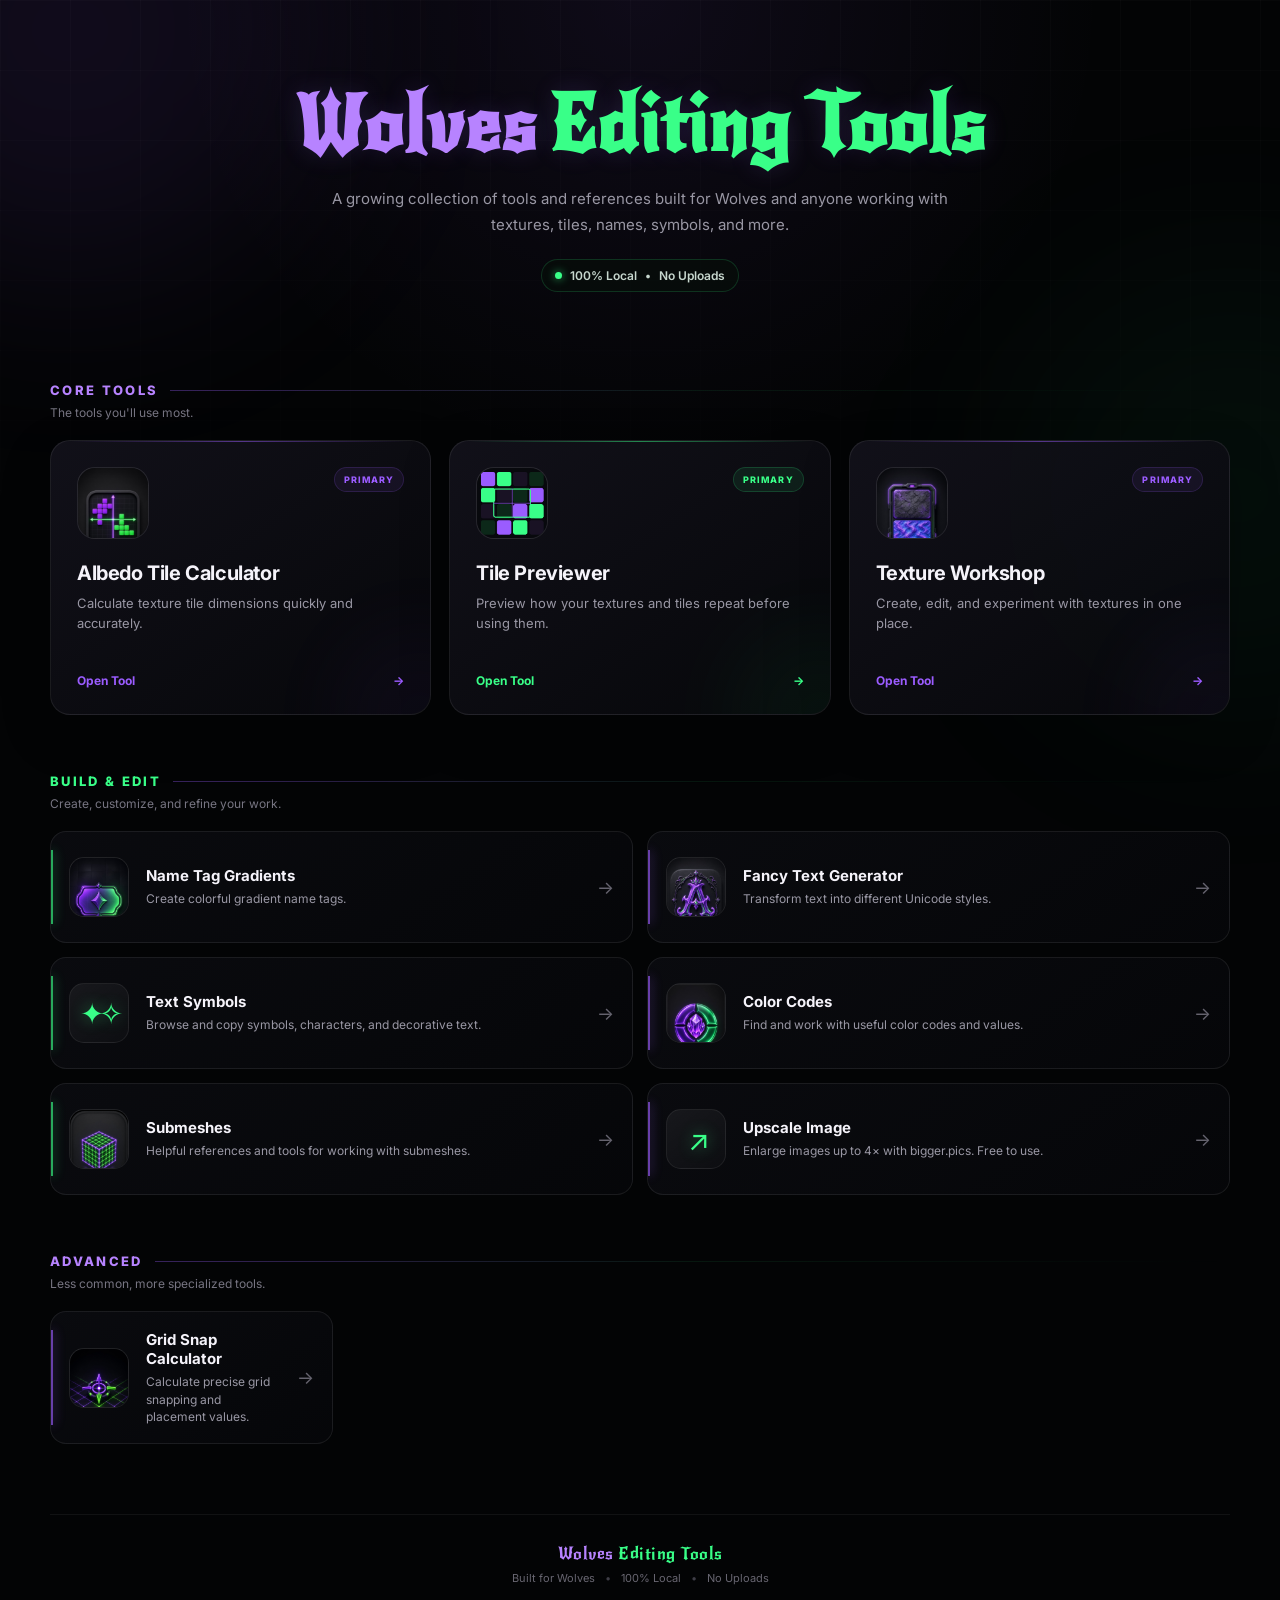
<file: index.html>
<html>
<html lang="en">
<head>
    <meta charset="UTF-8">
    <meta name="viewport" content="width=device-width, initial-scale=1.0">
    <title>Wolves Editing Tools</title>
    <meta name="description" content="Texture tools, tile previews, text utilities, and image upscaling for Wolves.">

    <link rel="icon" href="https://images.guns.lol/16f3e8100b90f74a02cab427aa3aca5b31ff33c5/XqyQY34lHkFWU.png">
    <link rel="preconnect" href="https://fonts.googleapis.com">
    <link rel="preconnect" href="https://fonts.gstatic.com" crossorigin>
    <link href="https://fonts.googleapis.com/css2?family=Inter:wght@400;500;600;700;800&family=New+Rocker&display=swap" rel="stylesheet">

    <style>
        :root {
            --purple: #9b5cff;
            --purple-bright: #b783ff;
            --green: #39ff88;
            --black: #030405;
            --white: #f5f3fa;
            --muted: #9997a4;
            --border: rgba(255,255,255,.08);
            --radius: 20px;
        }

        * { box-sizing: border-box; }

        html { scroll-behavior: smooth; }

        body {
            margin: 0;
            min-height: 100vh;
            background: var(--black);
            color: var(--white);
            font-family: Inter, sans-serif;
            overflow-x: hidden;
        }

        a { color: inherit; text-decoration: none; }
        button, input { font: inherit; }

        .background {
            position: fixed;
            inset: 0;
            z-index: -20;
            pointer-events: none;
            background:
                radial-gradient(circle at 50% 0%, rgba(155,92,255,.08), transparent 42%),
                #030405;
        }

        /* Existing stationary wolf background — original colors retained */
        .wolf-background {
            position: fixed;
            inset: 0;
            z-index: -10;
            pointer-events: none;
            background-image:
                linear-gradient(
                    to bottom,
                    rgba(3,4,5,.34),
                    rgba(3,4,5,.70) 55%,
                    rgba(3,4,5,.97) 100%
                ),
                url("https://images.guns.lol/16f3e8100b90f74a02cab427aa3aca5b31ff33c5/XqyQY34lHkFWU.png");
            background-repeat: no-repeat;
            background-position: center, center 25px;
            background-size: cover, min(900px, 78vw);
            opacity: .35;
            filter: contrast(1.08) saturate(1.25);
            mix-blend-mode: screen;
        }

        .ambient-purple, .ambient-green {
            position: fixed;
            border-radius: 50%;
            pointer-events: none;
            z-index: -5;
            filter: blur(100px);
        }

        .ambient-purple {
            width: 500px;
            height: 500px;
            top: -220px;
            left: -180px;
            background: rgba(155,92,255,.09);
        }

        .ambient-green {
            width: 450px;
            height: 450px;
            right: -180px;
            top: 30%;
            background: rgba(57,255,136,.045);
        }

        .grid-overlay {
            position: fixed;
            inset: 0;
            z-index: -4;
            pointer-events: none;
            background-image:
                linear-gradient(rgba(255,255,255,.018) 1px, transparent 1px),
                linear-gradient(90deg, rgba(255,255,255,.018) 1px, transparent 1px);
            background-size: 70px 70px;
            mask-image: linear-gradient(to bottom, black, transparent 75%);
        }

        .cursor-glow {
            position: fixed;
            width: 280px;
            height: 280px;
            left: 0;
            top: 0;
            border-radius: 50%;
            pointer-events: none;
            z-index: 1000;
            transform: translate(
                calc(var(--mouse-x, -400px) - 140px),
                calc(var(--mouse-y, -400px) - 140px)
            );
            background: radial-gradient(
                circle,
                rgba(155,92,255,.10) 0%,
                rgba(155,92,255,.035) 32%,
                transparent 72%
            );
            filter: blur(4px);
            transition: transform 70ms linear;
            mix-blend-mode: screen;
        }

        .page {
            width: min(1180px, calc(100% - 40px));
            margin: 0 auto;
            padding: 72px 0 40px;
        }

        .hero {
            position: relative;
            text-align: center;
            padding: 18px 20px 70px;
        }

        .brand {
            margin: 0;
            display: flex;
            justify-content: center;
            align-items: baseline;
            flex-wrap: wrap;
            gap: 12px;
            font-family: "New Rocker", cursive;
            font-size: clamp(42px, 7vw, 76px);
            line-height: .95;
            letter-spacing: 1px;
            text-shadow:
                0 0 25px rgba(155,92,255,.16),
                0 0 45px rgba(57,255,136,.05);
        }

        .brand-wolves, .footer-purple { color: var(--purple-bright); }
        .brand-tools, .footer-green { color: var(--green); }

        .hero-description {
            max-width: 650px;
            margin: 24px auto 22px;
            color: var(--muted);
            font-size: 15px;
            line-height: 1.7;
        }

        .local-status {
            display: inline-flex;
            align-items: center;
            gap: 8px;
            padding: 8px 13px;
            border: 1px solid rgba(57,255,136,.16);
            border-radius: 999px;
            background: rgba(8,15,11,.62);
            color: #c7d7ce;
            font-size: 12px;
            font-weight: 600;
        }

        .local-dot {
            width: 7px;
            height: 7px;
            border-radius: 50%;
            background: var(--green);
            box-shadow: 0 0 8px rgba(57,255,136,.7);
        }

        .section { margin-top: 20px; }
        .section + .section { margin-top: 58px; }
        .section-heading { margin-bottom: 20px; }

        .section-title {
            margin: 0;
            font-size: 13px;
            font-weight: 800;
            letter-spacing: .18em;
            text-transform: uppercase;
            display: flex;
            align-items: center;
            gap: 12px;
        }

        .section-title::after {
            content: "";
            flex: 1;
            height: 1px;
            background: linear-gradient(
                90deg,
                rgba(155,92,255,.35),
                rgba(57,255,136,.08),
                transparent
            );
        }

        .section-title .purple { color: var(--purple-bright); }
        .section-title .green { color: var(--green); }

        .section-subtitle {
            margin: 7px 0 0;
            color: #777582;
            font-size: 12px;
        }

        .core-grid {
            display: grid;
            grid-template-columns: repeat(3, 1fr);
            gap: 18px;
        }

        .core-card {
            position: relative;
            min-height: 275px;
            padding: 26px;
            display: flex;
            flex-direction: column;
            justify-content: space-between;
            overflow: hidden;
            border: 1px solid var(--border);
            border-radius: var(--radius);
            background: linear-gradient(145deg, rgba(20,19,29,.86), rgba(7,8,11,.88));
            box-shadow: 0 18px 50px rgba(0,0,0,.24);
            transition: transform 220ms ease, border-color 220ms ease, box-shadow 220ms ease;
        }

        .core-card::before {
            content: "";
            position: absolute;
            top: 0;
            left: 20px;
            right: 20px;
            height: 1px;
            background: linear-gradient(90deg, transparent, var(--accent), transparent);
            opacity: .5;
        }

        .core-card::after {
            content: "";
            position: absolute;
            width: 180px;
            height: 180px;
            right: -80px;
            bottom: -90px;
            border-radius: 50%;
            background: var(--accent);
            opacity: .045;
            filter: blur(40px);
            pointer-events: none;
            transition: opacity 220ms ease;
        }

        .core-card:hover {
            transform: translateY(-6px);
            border-color: color-mix(in srgb, var(--accent) 35%, rgba(255,255,255,.12));
            box-shadow: 0 20px 55px rgba(0,0,0,.34), 0 0 35px color-mix(in srgb, var(--accent) 9%, transparent);
        }

        .core-card:hover::after { opacity: .09; }
        .accent-purple { --accent: var(--purple); }
        .accent-green { --accent: var(--green); }

        .card-top {
            display: flex;
            justify-content: space-between;
            align-items: flex-start;
        }

        .tool-icon {
            width: 72px;
            height: 72px;
            display: grid;
            place-items: center;
            flex-shrink: 0;
            border-radius: 18px;
            background: linear-gradient(145deg, rgba(255,255,255,.06), rgba(255,255,255,.018));
            border: 1px solid rgba(255,255,255,.07);
            overflow: hidden;
        }

        .tool-icon img {
            width: 100%;
            height: 100%;
            object-fit: cover;
        }

        .symbols-icon {
            font-size: 29px;
            letter-spacing: -5px;
            color: var(--green);
            text-shadow: 0 0 16px rgba(57,255,136,.45);
        }

        .primary-label {
            padding: 6px 9px;
            border-radius: 999px;
            font-size: 9px;
            font-weight: 800;
            letter-spacing: .12em;
            text-transform: uppercase;
            color: var(--accent);
            background: color-mix(in srgb, var(--accent) 8%, transparent);
            border: 1px solid color-mix(in srgb, var(--accent) 17%, transparent);
        }

        .core-card h3 {
            margin: 22px 0 8px;
            font-size: 20px;
            font-weight: 700;
            letter-spacing: -.02em;
        }

        .core-card p {
            margin: 0;
            color: var(--muted);
            font-size: 13px;
            line-height: 1.55;
        }

        .open-tool {
            margin-top: 22px;
            display: flex;
            align-items: center;
            justify-content: space-between;
            color: var(--accent);
            font-size: 12px;
            font-weight: 700;
        }

        .arrow { transition: transform 180ms ease; }
        .core-card:hover .arrow { transform: translateX(5px); }

        .tools-grid {
            display: grid;
            grid-template-columns: repeat(2, 1fr);
            gap: 14px;
        }

        .tool-card {
            position: relative;
            min-height: 112px;
            padding: 18px;
            display: flex;
            align-items: center;
            gap: 17px;
            border: 1px solid var(--border);
            border-radius: 16px;
            background: linear-gradient(145deg, rgba(12,13,18,.82), rgba(6,7,10,.88));
            transition: transform 200ms ease, border-color 200ms ease, background 200ms ease, box-shadow 200ms ease;
            overflow: hidden;
        }

        .tool-card::before {
            content: "";
            position: absolute;
            left: 0;
            top: 18px;
            bottom: 18px;
            width: 2px;
            background: var(--accent);
            box-shadow: 0 0 12px var(--accent);
            opacity: .65;
        }

        .tool-card:hover {
            transform: translateY(-3px);
            border-color: color-mix(in srgb, var(--accent) 25%, rgba(255,255,255,.08));
            background: linear-gradient(145deg, rgba(17,18,24,.92), rgba(7,8,11,.94));
            box-shadow: 0 12px 35px rgba(0,0,0,.25), 0 0 24px color-mix(in srgb, var(--accent) 5%, transparent);
        }

        .tool-card .tool-icon {
            flex: 0 0 60px;
            width: 60px;
            height: 60px;
            border-radius: 15px;
        }

        .tool-info { min-width: 0; flex: 1; }

        .tool-info h3 {
            margin: 0 0 5px;
            font-size: 15px;
            font-weight: 700;
        }

        .tool-info p {
            margin: 0;
            color: var(--muted);
            font-size: 12px;
            line-height: 1.45;
        }

        .tool-arrow {
            color: #65636e;
            font-size: 18px;
            transition: color 180ms ease, transform 180ms ease;
        }

        .tool-card:hover .tool-arrow {
            color: var(--accent);
            transform: translateX(3px);
        }

        /* Upscaler card button uses the same styling as other tools */
        .upscale-card {
            width: 100%;
            color: inherit;
            text-align: left;
            font: inherit;
            cursor: pointer;
        }

        .upscale-card:focus-visible,
        .tool-card:focus-visible,
        .core-card:focus-visible {
            outline: 2px solid var(--green);
            outline-offset: 4px;
        }

        .advanced-card { max-width: 580px; }

        footer {
            margin-top: 70px;
            padding: 28px 0 8px;
            border-top: 1px solid rgba(255,255,255,.06);
            text-align: center;
        }

        .footer-brand {
            margin-bottom: 7px;
            font-family: "New Rocker", cursive;
            font-size: 17px;
            letter-spacing: .5px;
        }

        .footer-text {
            color: #686671;
            font-size: 11px;
        }

        .footer-divider {
            display: inline-block;
            margin: 0 7px;
            color: #3e3d46;
        }

        /* Bigger.pics image picker and result preview */
        .upscale-overlay {
            position: fixed;
            inset: 0;
            z-index: 2000;
            display: grid;
            place-items: center;
            padding: 18px;
            background: rgba(0,0,0,.84);
            backdrop-filter: blur(12px);
        }

        .upscale-overlay[hidden],
        #upscaleResult[hidden] {
            display: none !important;
        }

        .upscale-panel {
            position: relative;
            width: min(560px, 100%);
            max-height: 90vh;
            overflow-y: auto;
            padding: 28px;
            border: 1px solid rgba(155,92,255,.35);
            border-radius: 20px;
            background: #0b0b11;
            box-shadow: 0 0 45px rgba(155,92,255,.13);
        }

        .upscale-panel h2 {
            margin: 0 36px 10px 0;
            color: var(--purple-bright);
            font-size: 25px;
        }

        .upscale-panel h3 {
            margin-top: 24px;
            color: var(--green);
        }

        .upscale-muted {
            color: #aaa6b8;
            font-size: 13px;
            line-height: 1.6;
        }

        .upscale-close {
            position: absolute;
            top: 12px;
            right: 15px;
            border: 0;
            background: transparent;
            color: #fff;
            font-size: 30px;
            cursor: pointer;
        }

        .upscale-file-label {
            display: block;
            margin: 20px 0 8px;
            color: var(--green);
            font-weight: 700;
        }

        #upscaleFile {
            display: block;
            width: 100%;
            padding: 12px;
            border: 1px solid #34303f;
            border-radius: 10px;
            background: #111117;
            color: #fff;
        }

        .upscale-action {
            display: block;
            width: 100%;
            margin-top: 16px;
            padding: 13px 16px;
            border: 1px solid rgba(155,92,255,.45);
            border-radius: 11px;
            background: linear-gradient(100deg, #7440bd, #49307a);
            color: #fff;
            text-align: center;
            font: inherit;
            font-weight: 700;
            text-decoration: none;
            cursor: pointer;
        }

        .upscale-action:hover {
            box-shadow: 0 0 24px rgba(155,92,255,.25);
        }

        .upscale-action:disabled {
            opacity: .45;
            cursor: not-allowed;
        }

        #upscalePreview {
            display: block;
            max-width: 100%;
            max-height: 45vh;
            margin: 14px auto;
            border: 1px solid #302b3d;
            border-radius: 10px;
            object-fit: contain;
        }

        @media (max-width: 850px) {
            .core-grid { grid-template-columns: 1fr; }
            .core-card { min-height: 235px; }
        }

        @media (max-width: 650px) {
            .page {
                width: min(100% - 24px, 1180px);
                padding-top: 45px;
            }

            .hero { padding-bottom: 50px; }
            .brand { font-size: 42px; gap: 6px; }
            .hero-description { font-size: 13px; }
            .tools-grid { grid-template-columns: 1fr; }
            .section + .section { margin-top: 44px; }
            .core-card { padding: 21px; }
            .upscale-panel { padding: 23px 18px; }
        }

        @media (prefers-reduced-motion: reduce) {
            html { scroll-behavior: auto; }

            *,
            *::before,
            *::after {
                transition-duration: .01ms !important;
            }

            .cursor-glow { display: none; }
        }
    </style>
</head>

<body>
    <div class="background"></div>
    <div class="wolf-background"></div>
    <div class="ambient-purple"></div>
    <div class="ambient-green"></div>
    <div class="grid-overlay"></div>
    <div class="cursor-glow"></div>

    <main class="page">
        <header class="hero">
            <h1 class="brand">
                <span class="brand-wolves">Wolves</span>
                <span class="brand-tools">Editing Tools</span>
            </h1>

            <p class="hero-description">
                A growing collection of tools and references built for
                Wolves and anyone working with textures, tiles, names,
                symbols, and more.
            </p>

            <div class="local-status">
                <span class="local-dot"></span>
                100% Local <span>•</span> No Uploads
            </div>
        </header>

        <!-- CORE TOOLS -->
        <section class="section">
            <div class="section-heading">
                <h2 class="section-title"><span class="purple">Core Tools</span></h2>
                <p class="section-subtitle">The tools you'll use most.</p>
            </div>

            <div class="core-grid">
                <a href="albedo.html" class="core-card accent-purple">
                    <div>
                        <div class="card-top">
                            <div class="tool-icon"><img src="icons/tile.jpg" alt=""></div>
                            <span class="primary-label">Primary</span>
                        </div>
                        <h3>Albedo Tile Calculator</h3>
                        <p>Calculate texture tile dimensions quickly and accurately.</p>
                    </div>
                    <div class="open-tool">Open Tool <span class="arrow">→</span></div>
                </a>

                <a href="tilepreview.html" class="core-card accent-green">
                    <div>
                        <div class="card-top">
                            <div class="tool-icon"><img src="icons/tilepreview.jpg" alt=""></div>
                            <span class="primary-label">Primary</span>
                        </div>
                        <h3>Tile Previewer</h3>
                        <p>Preview how your textures and tiles repeat before using them.</p>
                    </div>
                    <div class="open-tool">Open Tool <span class="arrow">→</span></div>
                </a>

                <a href="textures.html" class="core-card accent-purple">
                    <div>
                        <div class="card-top">
                            <div class="tool-icon"><img src="icons/texture.jpg" alt=""></div>
                            <span class="primary-label">Primary</span>
                        </div>
                        <h3>Texture Workshop</h3>
                        <p>Create, edit, and experiment with textures in one place.</p>
                    </div>
                    <div class="open-tool">Open Tool <span class="arrow">→</span></div>
                </a>
            </div>
        </section>

        <!-- BUILD & EDIT -->
        <section class="section">
            <div class="section-heading">
                <h2 class="section-title"><span class="green">Build &amp; Edit</span></h2>
                <p class="section-subtitle">Create, customize, and refine your work.</p>
            </div>

            <div class="tools-grid">
                <a href="nametags.html" class="tool-card accent-green">
                    <div class="tool-icon"><img src="icons/tag.jpg" alt=""></div>
                    <div class="tool-info">
                        <h3>Name Tag Gradients</h3>
                        <p>Create colorful gradient name tags.</p>
                    </div>
                    <span class="tool-arrow">→</span>
                </a>

                <a href="fancy.html" class="tool-card accent-purple">
                    <div class="tool-icon"><img src="icons/fancy.jpg" alt=""></div>
                    <div class="tool-info">
                        <h3>Fancy Text Generator</h3>
                        <p>Transform text into different Unicode styles.</p>
                    </div>
                    <span class="tool-arrow">→</span>
                </a>

                <a href="symbols.html" class="tool-card accent-green">
                    <div class="tool-icon symbols-icon"><span>✦✧</span></div>
                    <div class="tool-info">
                        <h3>Text Symbols</h3>
                        <p>Browse and copy symbols, characters, and decorative text.</p>
                    </div>
                    <span class="tool-arrow">→</span>
                </a>

                <a href="colors.html" class="tool-card accent-purple">
                    <div class="tool-icon"><img src="icons/color.jpg" alt=""></div>
                    <div class="tool-info">
                        <h3>Color Codes</h3>
                        <p>Find and work with useful color codes and values.</p>
                    </div>
                    <span class="tool-arrow">→</span>
                </a>

                <a href="submeshes.html" class="tool-card accent-green">
                    <div class="tool-icon"><img src="icons/mesh.jpg" alt=""></div>
                    <div class="tool-info">
                        <h3>Submeshes</h3>
                        <p>Helpful references and tools for working with submeshes.</p>
                    </div>
                    <span class="tool-arrow">→</span>
                </a>

                <!-- BIGGER.PICS UPSCALER -->
                <button type="button" id="openUpscaler"
                        class="tool-card accent-purple upscale-card">
                    <div class="tool-icon symbols-icon" aria-hidden="true">↗</div>
                    <div class="tool-info">
                        <h3>Upscale Image</h3>
                        <p>Enlarge images up to 4× with bigger.pics. Free to use.</p>
                    </div>
                    <span class="tool-arrow">→</span>
                </button>
            </div>
        </section>

        <!-- ADVANCED -->
        <section class="section">
            <div class="section-heading">
                <h2 class="section-title"><span class="purple">Advanced</span></h2>
                <p class="section-subtitle">Less common, more specialized tools.</p>
            </div>

            <div class="tools-grid advanced-card">
                <a href="gridsnap.html" class="tool-card accent-purple">
                    <div class="tool-icon"><img src="icons/gridsnap.jpg" alt=""></div>
                    <div class="tool-info">
                        <h3>Grid Snap Calculator</h3>
                        <p>Calculate precise grid snapping and placement values.</p>
                    </div>
                    <span class="tool-arrow">→</span>
                </a>
            </div>
        </section>

        <footer>
            <div class="footer-brand">
                <span class="footer-purple">Wolves</span>
                <span class="footer-green">Editing Tools</span>
            </div>
            <div class="footer-text">
                Built for Wolves <span class="footer-divider">•</span>
                100% Local <span class="footer-divider">•</span> No Uploads
            </div>
        </footer>
    </main>

    <!-- BIGGER.PICS PICKER AND RESULT LIGHTBOX -->
    <div id="upscalePanel" class="upscale-overlay" hidden>
        <div class="upscale-panel" role="dialog" aria-modal="true" aria-labelledby="upscaleTitle">
            <button type="button" id="closeUpscaler" class="upscale-close" aria-label="Close">×</button>

            <h2 id="upscaleTitle">Upscale Image</h2>
            <p class="upscale-muted">
                Choose an image, send it to bigger.pics, then return your finished upscale here.
            </p>

            <label class="upscale-file-label" for="upscaleFile">Choose an image</label>
            <input id="upscaleFile" type="file" accept="image/png,image/jpeg,image/webp">

            <p id="upscaleFileName" class="upscale-muted">PNG, JPG or WebP</p>

            <button type="button" id="sendToBiggerPics" class="upscale-action" disabled>
                Open bigger.pics &amp; send image
            </button>

            <p id="upscaleStatus" class="upscale-muted" aria-live="polite">
                Your image is read locally. It is sent to bigger.pics only when you choose to upscale it.
            </p>

            <div id="upscaleResult" hidden>
                <h3>Your upscaled image</h3>
                <p id="upscaleDimensions" class="upscale-muted"></p>
                <img id="upscalePreview" alt="Upscaled image preview">
                <a id="downloadUpscaled" class="upscale-action" download="upscaled-picture.png">
                    Download PNG
                </a>
            </div>
        </div>
    </div>

    <script>
    (() => {
        "use strict";

        const ORIGIN = "https://app.bigger.pics";
        const SITE_NAME = window.location.hostname || "example.com";

        const panel = document.getElementById("upscalePanel");
        const openButton = document.getElementById("openUpscaler");
        const closeButton = document.getElementById("closeUpscaler");
        const fileInput = document.getElementById("upscaleFile");
        const fileName = document.getElementById("upscaleFileName");
        const sendButton = document.getElementById("sendToBiggerPics");
        const status = document.getElementById("upscaleStatus");
        const result = document.getElementById("upscaleResult");
        const preview = document.getElementById("upscalePreview");
        const dimensions = document.getElementById("upscaleDimensions");
        const download = document.getElementById("downloadUpscaled");

        let popup = null;
        let popupReadySource = null;
        let pollId = null;
        let sourceFile = null;
        let imageData = null;
        let popupReady = false;
        let sent = false;
        let contextId = null;
        let resultUrl = null;

        function setStatus(message) {
            status.textContent = message;
        }

        function stopPolling() {
            if (pollId !== null) {
                clearInterval(pollId);
                pollId = null;
            }
        }

        function clearResult() {
            if (resultUrl) {
                URL.revokeObjectURL(resultUrl);
                resultUrl = null;
            }

            preview.removeAttribute("src");
            download.removeAttribute("href");
            result.hidden = true;
        }

        function closePanel() {
            panel.hidden = true;
            stopPolling();

            if (popup && !popup.closed) {
                popup.close();
            }

            popup = null;
            popupReadySource = null;
            popupReady = false;
        }

        function resetSession() {
            stopPolling();
            if (popup && !popup.closed) {
                popup.close();
            }
            popup = null;
            popupReadySource = null;
            popupReady = false;
            imageData = null;
            sent = false;
            resultUrl = null;
        }

        openButton.addEventListener("click", () => {
            panel.hidden = false;
            fileInput.focus();
        });

        closeButton.addEventListener("click", closePanel);

        panel.addEventListener("click", event => {
            if (event.target === panel) closePanel();
        });

        document.addEventListener("keydown", event => {
            if (event.key === "Escape" && !panel.hidden) closePanel();
        });

        fileInput.addEventListener("change", () => {
            sourceFile = fileInput.files[0] || null;
            imageData = null;
            popupReady = false;
            popupReadySource = null;
            sent = false;

            if (popup && !popup.closed) popup.close();
            popup = null;
            stopPolling();
            clearResult();

            sendButton.disabled = !sourceFile;

            if (!sourceFile) {
                fileName.textContent = "PNG, JPG or WebP";
                setStatus("Choose an image to begin.");
                return;
            }

            if (!["image/png", "image/jpeg", "image/webp"].includes(sourceFile.type)) {
                sourceFile = null;
                sendButton.disabled = true;
                fileName.textContent = "PNG, JPG or WebP";
                setStatus("Please choose a PNG, JPG or WebP image.");
                return;
            }

            fileName.textContent = sourceFile.name;
            setStatus("Image selected. Ready to send when you are.");
        });

        function sendIfReady() {
            if (!popup || popup.closed || !popupReadySource || !imageData || !sourceFile || sent) return;

            try {
                popupReadySource.postMessage({
                    type: "bigger-pics-image",
                    url: imageData,
                    name: sourceFile.name || "picture.png",
                    site: SITE_NAME,
                    format: "png",
                    context: contextId
                }, ORIGIN);

                sent = true;
                sendButton.disabled = false;
                setStatus("Image sent! Finish upscaling in the bigger.pics window, then use its Send this back button.");
            } catch (error) {
                setStatus("Could not send the image. Close the popup and try again.");
                sendButton.disabled = false;
            }
        }

        // Open the popup synchronously inside the user's click gesture.
        sendButton.addEventListener("click", () => {
            if (!sourceFile) return;

            if (popup && !popup.closed) {
                setStatus("The bigger.pics window is already open.");
                return;
            }

            clearResult();
            popupReady = false;
            popupReadySource = null;
            sent = false;
            imageData = null;
            contextId = (crypto.randomUUID)
                ? crypto.randomUUID()
                : String(Date.now()) + "-" + Math.random();

            popup = window.open("https://bigger.pics/", "_blank");

            if (!popup) {
                setStatus("Popup blocked. Allow popups for this site and try again.");
                return;
            }

            sendButton.disabled = true;
            setStatus("Preparing your image and waiting for bigger.pics…");

            const reader = new FileReader();

            reader.onload = () => {
                imageData = reader.result;
                sendIfReady();
            };

            reader.onerror = () => {
                setStatus("Could not read that image. Please choose another file.");
                sendButton.disabled = false;
            };

            reader.readAsDataURL(sourceFile);

            stopPolling();
            pollId = setInterval(() => {
                if (popup && popup.closed && !sent) {
                    stopPolling();
                    popup = null;
                    popupReadySource = null;
                    sendButton.disabled = !sourceFile;
                    setStatus("The bigger.pics window closed without returning a result.");
                }
            }, 500);
        });

        window.addEventListener("message", event => {
            if (event.origin !== ORIGIN) return;
            if (!popup || event.source !== popup) return;

            const data = event.data;
            if (!data || typeof data !== "object") return;

            if (data.type === "bigger-pics-ready") {
                popupReady = true;
                popupReadySource = event.source;
                setStatus("bigger.pics is ready. Sending your image…");
                sendIfReady();
                return;
            }

            if (data.type !== "bigger-pics-result") return;
            if (!sent || data.context !== contextId) return;
            if (!(data.blob instanceof Blob)) return;

            if (data.blob.type && !["image/png", "image/jpeg"].includes(data.blob.type)) {
                return;
            }

            stopPolling();

            resultUrl = URL.createObjectURL(data.blob);
            preview.src = resultUrl;

            dimensions.textContent =
                data.width && data.height
                    ? `${data.width} × ${data.height} pixels`
                    : "Your upscaled image is ready.";

            const safeName = (data.name || "upscaled-picture.png")
                .replace(/[\\/:*?\"<>|]/g, "_");

            download.href = resultUrl;
            download.download = safeName;
            download.textContent = "Download " + safeName;

            result.hidden = false;
            panel.hidden = false;
            sendButton.disabled = !sourceFile;
            setStatus("Upscaling complete! Your image is ready to download.");

            popup = null;
            popupReady = false;
            popupReadySource = null;
        });

        window.addEventListener("beforeunload", () => {
            stopPolling();
            if (resultUrl) URL.revokeObjectURL(resultUrl);
        });

        document.addEventListener("mousemove", event => {
            document.documentElement.style.setProperty("--mouse-x", event.clientX + "px");
            document.documentElement.style.setProperty("--mouse-y", event.clientY + "px");
        });
    })();
    </script>
</body>
</html>
</file>
